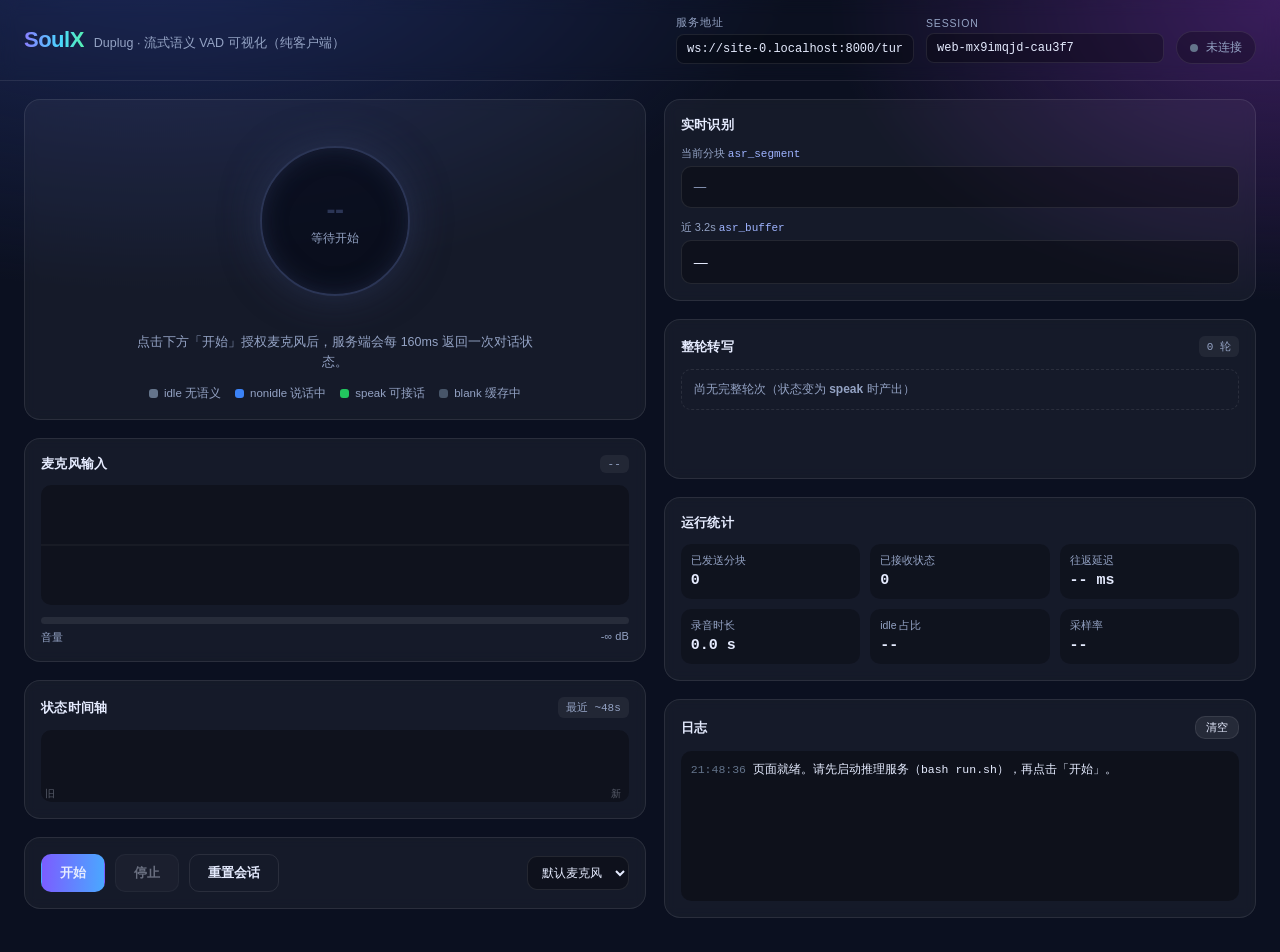
<file: SoulX-Duplug/web/index.html>
<!DOCTYPE html>
<html lang="zh-CN">
<head>
  <meta charset="UTF-8">
  <meta name="viewport" content="width=device-width, initial-scale=1.0">
  <title>SoulX-Duplug · 实时状态可视化</title>
  <link rel="stylesheet" href="style.css">
</head>
<body>
  <header class="topbar">
    <div class="brand">
      <span class="logo">SoulX</span>
      <span class="brand-sub">Duplug · 流式语义 VAD 可视化（纯客户端）</span>
    </div>

    <div class="conn">
      <label class="field">
        <span>服务地址</span>
        <input id="serverUrl" type="text" spellcheck="false" placeholder="ws://localhost:8000/turn">
      </label>
      <label class="field">
        <span>Session</span>
        <input id="sessionId" type="text" spellcheck="false">
      </label>
      <div class="status-pill" id="connPill">
        <i class="dot"></i><span id="connText">未连接</span>
      </div>
    </div>
  </header>

  <main class="layout">
    <!-- ============ 左列 ============ -->
    <section class="col">
      <div class="card state-card" id="stateCard" data-state="none">
        <div class="state-ring">
          <div class="state-ring-inner">
            <div class="state-name" id="stateName">--</div>
            <div class="state-en" id="stateEn">等待开始</div>
          </div>
          <div class="pulse"></div>
        </div>
        <div class="state-desc" id="stateDesc">点击下方「开始」授权麦克风后，服务端会每 160ms 返回一次对话状态。</div>

        <div class="legend">
          <span class="lg" data-s="idle"><i></i>idle 无语义</span>
          <span class="lg" data-s="nonidle"><i></i>nonidle 说话中</span>
          <span class="lg" data-s="speak"><i></i>speak 可接话</span>
          <span class="lg" data-s="blank"><i></i>blank 缓存中</span>
        </div>
      </div>

      <div class="card">
        <div class="card-head">
          <h2>麦克风输入</h2>
          <span class="tag" id="rateTag">--</span>
        </div>
        <canvas id="waveCanvas"></canvas>
        <div class="meter"><div class="meter-fill" id="meterFill"></div></div>
        <div class="meter-label">
          <span>音量</span>
          <span id="rmsText">-∞ dB</span>
        </div>
      </div>

      <div class="card">
        <div class="card-head"><h2>状态时间轴</h2><span class="tag">最近 ~48s</span></div>
        <canvas id="timelineCanvas"></canvas>
      </div>

      <div class="card controls">
        <button id="btnStart" class="btn btn-primary">开始</button>
        <button id="btnStop" class="btn" disabled>停止</button>
        <button id="btnReset" class="btn btn-ghost">重置会话</button>
        <select id="micSelect" class="select" title="麦克风设备"></select>
      </div>
    </section>

    <!-- ============ 右列 ============ -->
    <section class="col">
      <div class="card">
        <div class="card-head"><h2>实时识别</h2></div>
        <div class="asr-block">
          <div class="asr-label">当前分块 <code>asr_segment</code></div>
          <div class="asr-text small" id="asrSegment">—</div>
        </div>
        <div class="asr-block">
          <div class="asr-label">近 3.2s <code>asr_buffer</code></div>
          <div class="asr-text" id="asrBuffer">—</div>
        </div>
      </div>

      <div class="card grow">
        <div class="card-head">
          <h2>整轮转写</h2>
          <span class="tag" id="turnTag">0 轮</span>
        </div>
        <ul class="turns" id="turnList">
          <li class="empty">尚无完整轮次（状态变为 <b>speak</b> 时产出）</li>
        </ul>
      </div>

      <div class="card">
        <div class="card-head"><h2>运行统计</h2></div>
        <div class="stats">
          <div class="stat"><span class="k">已发送分块</span><span class="v" id="stSent">0</span></div>
          <div class="stat"><span class="k">已接收状态</span><span class="v" id="stRecv">0</span></div>
          <div class="stat"><span class="k">往返延迟</span><span class="v" id="stRtt">-- ms</span></div>
          <div class="stat"><span class="k">录音时长</span><span class="v" id="stDur">0.0 s</span></div>
          <div class="stat"><span class="k">idle 占比</span><span class="v" id="stIdle">--</span></div>
          <div class="stat"><span class="k">采样率</span><span class="v" id="stRate">--</span></div>
        </div>
      </div>

      <div class="card">
        <div class="card-head">
          <h2>日志</h2>
          <button id="btnClearLog" class="btn btn-mini">清空</button>
        </div>
        <div class="log" id="log"></div>
      </div>
    </section>
  </main>

  <script src="app.js"></script>
</body>
</html>
</file>
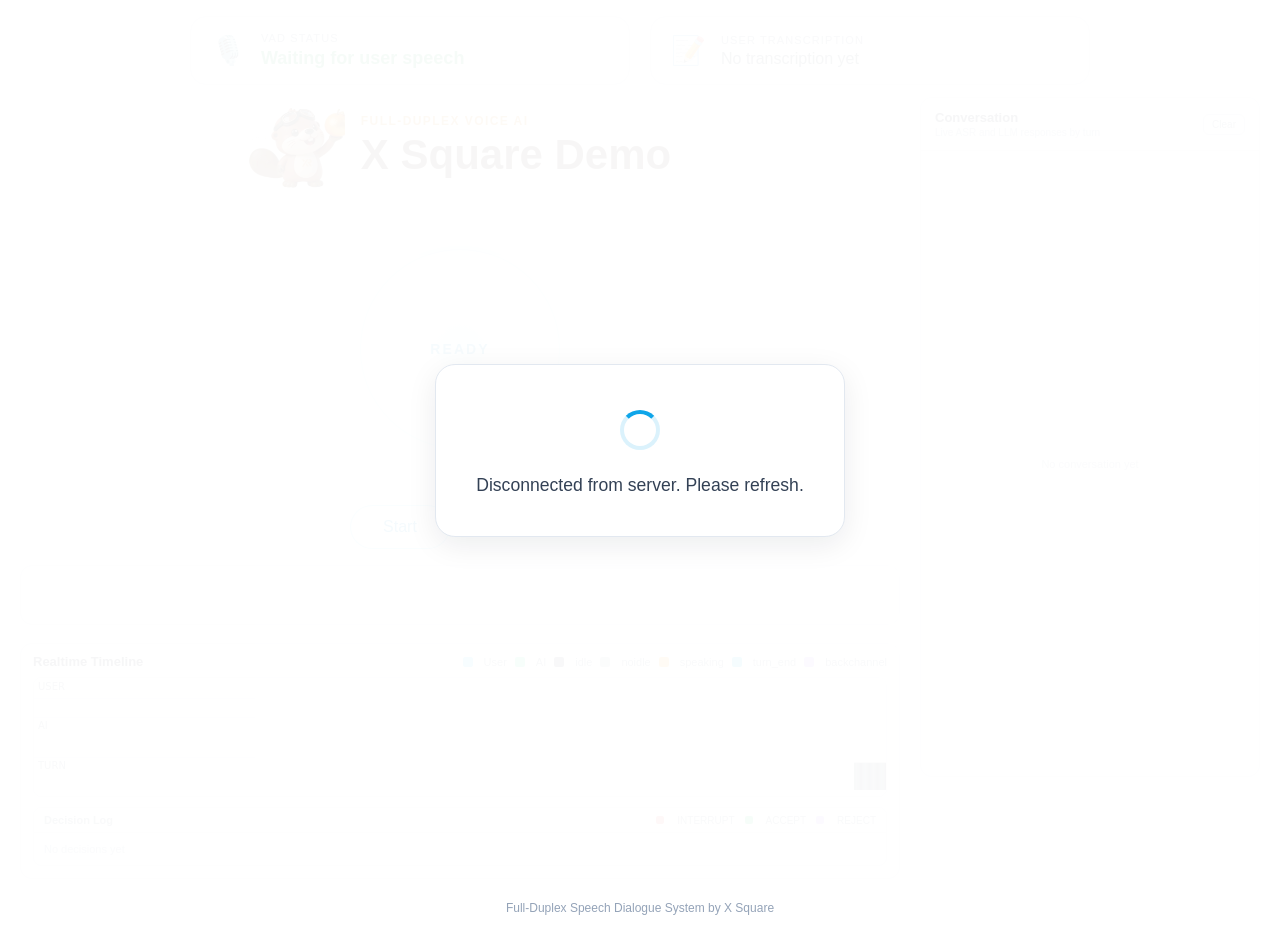
<file: X2-Turn/full-duplex-demo/dialogue_system/frontend/index.html>
<!DOCTYPE html>
<html lang="en">

<head>
  <meta charset="UTF-8">
  <meta name="viewport" content="width=device-width, initial-scale=1.0">
  <title>X Square Full-Duplex Dialogue</title>
  <link rel="stylesheet" href="style.css?v=20260813a">
</head>

<body>
  <div id="loadingOverlay" class="loading-overlay">
    <div class="loading-card">
      <div class="spinner-wrapper">
        <span class="loading-spinner"></span>
        <span class="loading-success hidden">✓</span>
      </div>
      <p id="loadingMessage">Connecting to server...</p>
      <button id="loadingConfirmBtn" class="loading-btn hidden">Start Experience</button>
    </div>
  </div>
  <div class="status-banner">
    <div class="status-card">
      <div class="status-icon">🎙️</div>
      <div class="status-body">
        <span class="status-label">VAD Status</span>
        <div id="vadStatus" class="status-value" data-state="idle">Waiting for user speech</div>
      </div>
    </div>
    <div class="status-card transcription-card">
      <div class="status-icon">📝</div>
      <div class="status-body">
        <span class="status-label">User Transcription</span>
        <div id="userTranscription" class="status-transcription user-transcription">No transcription yet</div>
      </div>
    </div>
  </div>
  <div class="workspace-layout">
    <div class="main-container">
      <div class="hero-copy">
        <img class="brand-logo" src="x-square-logo.png" alt="X Square mascot">
        <div class="hero-text">
          <span class="hero-tag">Full-Duplex Voice AI</span>
          <h1>X Square Demo</h1>
        </div>
      </div>
      <div class="circle-container">
        <div id="voiceCircle" class="voice-circle">
          <span id="circleStatus" class="circle-status">READY</span>
        </div>
      </div>
      <div class="bottom-controls">
        <button id="startBtn" class="control-btn">Start</button>
        <button id="stopBtn" class="control-btn" disabled>Stop</button>
      </div>
      <canvas id="waveformCanvas"></canvas>

      <div class="timeline-panel">
        <div class="timeline-header">
          <span class="timeline-title">Realtime Timeline</span>
          <span class="timeline-legend">
            <i style="background:#38bdf8"></i>User
            <i style="background:#34d399"></i>AI
            <i style="background:#475569"></i>idle
            <i style="background:#94a3b8"></i>noidle
            <i style="background:#f59e0b"></i>speaking
            <i style="background:#06b6d4"></i>turn_end
            <i style="background:#a78bfa"></i>backchannel
          </span>
        </div>
        <canvas id="timelineCanvas"></canvas>
        <div class="decision-log-panel">
          <div class="decision-log-header">
            <span>Decision Log</span>
            <span class="decision-log-legend">
              <i class="leg leg-interrupt"></i>INTERRUPT
              <i class="leg leg-accept"></i>ACCEPT
              <i class="leg leg-reject"></i>REJECT
            </span>
          </div>
          <div id="eventLog" class="event-log">
            <div class="event-log-empty">No decisions yet</div>
          </div>
        </div>
      </div>
    </div>

    <aside class="conversation-panel" aria-label="Conversation transcript">
      <div class="conversation-header">
        <div>
          <div class="conversation-title">Conversation</div>
          <div class="conversation-subtitle">Live ASR and LLM responses by turn</div>
        </div>
        <button id="clearConversationBtn" class="conversation-clear" type="button">Clear</button>
      </div>
      <div id="conversationLog" class="conversation-log" aria-live="polite">
        <div class="conversation-empty">No conversation yet</div>
      </div>
    </aside>
  </div>

  <!-- Footer -->
  <div class="footer">Full-Duplex Speech Dialogue System by X Square</div>

  <script src="script.js?v=20260813c"></script>
</body>

</html>
</file>
<file: SoulX-Duplug/web/style.css>
:root {
  --bg: #0b1020;
  --card: rgba(255, 255, 255, 0.045);
  --card-brd: rgba(255, 255, 255, 0.09);
  --fg: #e6ecff;
  --fg-dim: #94a3c4;
  --idle: #64748b;
  --nonidle: #3b82f6;
  --speak: #22c55e;
  --blank: #475569;
  --accent: #7c5cff;
}

* { box-sizing: border-box; }

html, body {
  margin: 0;
  min-height: 100%;
  background:
    radial-gradient(1200px 700px at 12% -10%, #1d2a5c 0%, transparent 55%),
    radial-gradient(900px 600px at 100% 0%, #3a1d5c 0%, transparent 50%),
    var(--bg);
  color: var(--fg);
  font-family: -apple-system, BlinkMacSystemFont, "Segoe UI", "PingFang SC",
    "Hiragino Sans GB", "Microsoft YaHei", sans-serif;
  font-size: 14px;
}

/* ---------- topbar ---------- */
.topbar {
  display: flex;
  align-items: center;
  justify-content: space-between;
  gap: 20px;
  flex-wrap: wrap;
  padding: 16px 24px;
  border-bottom: 1px solid var(--card-brd);
  backdrop-filter: blur(8px);
}

.brand { display: flex; align-items: baseline; gap: 10px; }
.logo {
  font-size: 22px;
  font-weight: 800;
  letter-spacing: -0.5px;
  background: linear-gradient(92deg, #8b7cff, #4ad6ff 60%, #56f0b0);
  -webkit-background-clip: text;
  background-clip: text;
  color: transparent;
}
.brand-sub { color: var(--fg-dim); font-size: 12.5px; }

.conn { display: flex; align-items: center; gap: 12px; flex-wrap: wrap; }
.field { display: flex; flex-direction: column; gap: 4px; }
.field > span { font-size: 10.5px; color: var(--fg-dim); text-transform: uppercase; letter-spacing: .08em; }
.field input {
  width: 238px;
  padding: 7px 10px;
  border-radius: 8px;
  border: 1px solid var(--card-brd);
  background: rgba(0, 0, 0, .28);
  color: var(--fg);
  font-family: ui-monospace, SFMono-Regular, Menlo, monospace;
  font-size: 12px;
}
.field input:focus { outline: none; border-color: var(--accent); }

.status-pill {
  display: flex; align-items: center; gap: 8px;
  padding: 7px 13px; border-radius: 999px;
  border: 1px solid var(--card-brd);
  background: rgba(0, 0, 0, .25);
  font-size: 12px; color: var(--fg-dim);
  align-self: flex-end;
}
.status-pill .dot { width: 8px; height: 8px; border-radius: 50%; background: var(--idle); }
.status-pill[data-on="1"] { color: #b6f7d4; }
.status-pill[data-on="1"] .dot { background: var(--speak); animation: blink 1.6s infinite; }
.status-pill[data-on="err"] { color: #ffc2c2; }
.status-pill[data-on="err"] .dot { background: #ef4444; }
@keyframes blink { 50% { opacity: .35; } }

/* ---------- layout ---------- */
.layout {
  display: grid;
  grid-template-columns: minmax(0, 1.05fr) minmax(0, 1fr);
  gap: 18px;
  padding: 18px 24px 32px;
  max-width: 1400px;
  margin: 0 auto;
}
@media (max-width: 940px) { .layout { grid-template-columns: 1fr; } }

.col { display: flex; flex-direction: column; gap: 18px; min-width: 0; }

.card {
  border: 1px solid var(--card-brd);
  background: var(--card);
  border-radius: 16px;
  padding: 16px;
  backdrop-filter: blur(6px);
}
.card.grow { flex: 1; min-height: 160px; }
.card-head { display: flex; align-items: center; justify-content: space-between; margin-bottom: 12px; }
.card-head h2 { margin: 0; font-size: 13px; font-weight: 600; letter-spacing: .02em; }
.tag {
  font-size: 11px; color: var(--fg-dim);
  padding: 3px 8px; border-radius: 6px;
  background: rgba(255, 255, 255, .06);
  font-family: ui-monospace, Menlo, monospace;
}

/* ---------- state card ---------- */
.state-card { display: flex; flex-direction: column; align-items: center; padding: 26px 18px 18px; }
.state-ring { position: relative; width: 190px; height: 190px; display: grid; place-items: center; }
.state-ring-inner {
  position: relative; z-index: 2;
  width: 150px; height: 150px; border-radius: 50%;
  display: flex; flex-direction: column; align-items: center; justify-content: center;
  background: rgba(6, 10, 24, .72);
  border: 2px solid var(--cur, var(--blank));
  box-shadow: 0 0 44px -6px var(--cur, transparent), inset 0 0 30px -10px var(--cur, transparent);
  transition: border-color .18s, box-shadow .18s;
}
.pulse {
  position: absolute; inset: 0; border-radius: 50%;
  border: 2px solid var(--cur, transparent);
  opacity: 0;
}
.state-card[data-state="nonidle"] .pulse,
.state-card[data-state="speak"] .pulse { animation: pulse 1.3s ease-out infinite; }
@keyframes pulse {
  0% { transform: scale(.8); opacity: .55; }
  100% { transform: scale(1.15); opacity: 0; }
}

.state-name { font-size: 27px; font-weight: 800; letter-spacing: -.5px; color: var(--cur, var(--fg)); }
.state-en { margin-top: 4px; font-size: 12px; color: var(--fg-dim); }
.state-desc {
  margin-top: 16px; text-align: center; color: var(--fg-dim);
  font-size: 12.5px; line-height: 1.6; max-width: 420px; min-height: 40px;
}

.state-card[data-state="idle"] { --cur: var(--idle); }
.state-card[data-state="nonidle"] { --cur: var(--nonidle); }
.state-card[data-state="speak"] { --cur: var(--speak); }
.state-card[data-state="blank"] { --cur: var(--blank); }
.state-card[data-state="none"] { --cur: #2b3555; }

.legend { display: flex; gap: 14px; flex-wrap: wrap; justify-content: center; margin-top: 14px; }
.lg { display: flex; align-items: center; gap: 6px; font-size: 11.5px; color: var(--fg-dim); }
.lg i { width: 9px; height: 9px; border-radius: 3px; display: inline-block; }
.lg[data-s="idle"] i { background: var(--idle); }
.lg[data-s="nonidle"] i { background: var(--nonidle); }
.lg[data-s="speak"] i { background: var(--speak); }
.lg[data-s="blank"] i { background: var(--blank); }

/* ---------- canvas / meter ---------- */
canvas { width: 100%; display: block; border-radius: 10px; background: rgba(0, 0, 0, .3); }
/* Explicit CSS heights are required: otherwise layout height follows the canvas
   bitmap height and the DPR scaling in fitCanvas() would keep growing it. */
#waveCanvas { height: 120px; }
#timelineCanvas { height: 72px; }

.meter { height: 7px; border-radius: 4px; background: rgba(255, 255, 255, .08); overflow: hidden; margin-top: 12px; }
.meter-fill {
  height: 100%; width: 0%;
  background: linear-gradient(90deg, #22c55e, #eab308 72%, #ef4444);
  transition: width .06s linear;
}
.meter-label { display: flex; justify-content: space-between; font-size: 11px; color: var(--fg-dim); margin-top: 6px; }

/* ---------- controls ---------- */
.controls { display: flex; gap: 10px; align-items: center; flex-wrap: wrap; }
.btn {
  padding: 9px 18px; border-radius: 10px; cursor: pointer;
  border: 1px solid var(--card-brd);
  background: rgba(255, 255, 255, .07);
  color: var(--fg); font-size: 13px; font-weight: 600;
  transition: transform .12s, background .18s, opacity .18s;
}
.btn:hover:not(:disabled) { background: rgba(255, 255, 255, .13); transform: translateY(-1px); }
.btn:disabled { opacity: .4; cursor: not-allowed; }
.btn-primary { background: linear-gradient(93deg, var(--accent), #4aa8ff); border-color: transparent; }
.btn-ghost { background: transparent; }
.btn-mini { padding: 3px 10px; font-size: 11px; font-weight: 500; }
.select {
  margin-left: auto; max-width: 240px;
  padding: 8px 10px; border-radius: 10px;
  border: 1px solid var(--card-brd);
  background: rgba(0, 0, 0, .3); color: var(--fg); font-size: 12px;
}

/* ---------- asr ---------- */
.asr-block + .asr-block { margin-top: 12px; }
.asr-label { font-size: 11px; color: var(--fg-dim); margin-bottom: 5px; }
.asr-label code { color: #9fb4ff; }
.asr-text {
  min-height: 42px; padding: 10px 12px; border-radius: 10px;
  background: rgba(0, 0, 0, .3); border: 1px solid var(--card-brd);
  line-height: 1.6; word-break: break-word;
}
.asr-text.small { font-size: 12.5px; color: var(--fg-dim); }

/* ---------- turns ---------- */
.turns { list-style: none; margin: 0; padding: 0; max-height: 250px; overflow-y: auto; display: flex; flex-direction: column; gap: 8px; }
.turns li {
  padding: 10px 12px; border-radius: 10px;
  background: rgba(34, 197, 94, .09);
  border: 1px solid rgba(34, 197, 94, .28);
  line-height: 1.55;
  animation: in .25s ease;
}
.turns li.empty { background: transparent; border: 1px dashed var(--card-brd); color: var(--fg-dim); font-size: 12px; }
.turns li .idx { color: #7ee7a8; font-size: 11px; font-family: ui-monospace, Menlo, monospace; margin-right: 8px; }
@keyframes in { from { opacity: 0; transform: translateY(-4px); } }

/* ---------- stats / log ---------- */
.stats { display: grid; grid-template-columns: repeat(3, minmax(0, 1fr)); gap: 10px; }
.stat {
  display: flex; flex-direction: column; gap: 4px;
  padding: 10px; border-radius: 10px; background: rgba(0, 0, 0, .26);
}
.stat .k { font-size: 10.5px; color: var(--fg-dim); }
.stat .v { font-size: 15px; font-weight: 700; font-family: ui-monospace, Menlo, monospace; }

.log {
  height: 150px; overflow-y: auto;
  font-family: ui-monospace, SFMono-Regular, Menlo, monospace;
  font-size: 11.5px; line-height: 1.65;
  background: rgba(0, 0, 0, .32); border-radius: 10px; padding: 10px;
  white-space: pre-wrap; word-break: break-all;
}
.log .t { color: #64748b; }
.log .warn { color: #fbbf24; }
.log .err { color: #f87171; }
.log .ok { color: #4ade80; }
</file>
<file: X2-Turn/full-duplex-demo/dialogue_system/frontend/style.css>
/* ===== Global ===== */
* {
  box-sizing: border-box;
  margin: 0;
  padding: 0;
  font-family: "Helvetica Neue", Arial, sans-serif;
}

body {
  background-color: #ffffff;
  color: #0f172a;
  min-height: 100vh;
  min-height: 100dvh;
  overflow-x: hidden;
  overflow-y: auto;
  display: flex;
  flex-direction: column;
  align-items: center;
  padding: 16px 20px;
  position: relative;
}

/* ===== Loading Overlay ===== */
.loading-overlay {
  position: fixed;
  inset: 0;
  background: rgba(255, 255, 255, 0.96);
  z-index: 9999;
  display: flex;
  justify-content: center;
  align-items: center;
  transition: opacity 0.3s ease;
}

.loading-overlay.hidden {
  opacity: 0;
  pointer-events: none;
}

.loading-card {
  background: #ffffff;
  padding: 40px;
  border-radius: 20px;
  text-align: center;
  box-shadow: 0 8px 30px rgba(15, 23, 42, 0.08);
  border: 1px solid #e2e8f0;
  display: flex;
  flex-direction: column;
  align-items: center;
  gap: 20px;
  min-width: 300px;
}

.spinner-wrapper {
  height: 50px;
  display: flex;
  align-items: center;
}

.loading-spinner {
  width: 40px;
  height: 40px;
  border: 4px solid rgba(14, 165, 233, 0.15);
  border-top-color: #0ea5e9;
  border-radius: 50%;
  animation: spin 1s linear infinite;
}

.loading-success {
  font-size: 40px;
  color: #16a34a;
  display: block;
  animation: popIn 0.3s cubic-bezier(0.175, 0.885, 0.32, 1.275);
}

@keyframes popIn {
  0% {
    transform: scale(0);
    opacity: 0;
  }

  100% {
    transform: scale(1);
    opacity: 1;
  }
}

.loading-spinner.hidden,
.loading-success.hidden {
  display: none;
}

@keyframes spin {
  to {
    transform: rotate(360deg);
  }
}

#loadingMessage {
  font-size: 1.1rem;
  color: #334155;
}

.loading-btn {
  background: #0ea5e9;
  color: #ffffff;
  border: none;
  padding: 10px 30px;
  border-radius: 20px;
  font-weight: bold;
  cursor: pointer;
  transition: all 0.2s;
  margin-top: 10px;
}

.loading-btn:hover {
  background: #0284c7;
  transform: translateY(-2px);
}

.loading-btn.hidden {
  display: none;
}

/* ===== Status Banner ===== */
.status-banner {
  width: 100%;
  max-width: 900px;
  display: grid;
  grid-template-columns: repeat(auto-fit, minmax(280px, 1fr));
  gap: 20px;
  margin-bottom: 12px;
  flex-shrink: 0;
}

.status-card {
  display: flex;
  align-items: center;
  gap: 15px;
  padding: 15px 20px;
  border-radius: 16px;
  background: #f8fafc;
  border: 1px solid #e2e8f0;
}

.transcription-card {
  background: #f8fafc;
}

.status-icon {
  font-size: 28px;
}

.status-body {
  display: flex;
  flex-direction: column;
  gap: 4px;
  flex: 1;
  overflow: hidden;
}

.status-label {
  font-size: 11px;
  letter-spacing: 0.1em;
  text-transform: uppercase;
  color: #64748b;
}

.status-value {
  font-size: 18px;
  font-weight: 600;
  color: #0f172a;
  white-space: nowrap;
  overflow: hidden;
  text-overflow: ellipsis;
}

.status-value[data-state="processing"] {
  color: #ea580c;
}

.status-value[data-state="responding"] {
  color: #2563eb;
}

.status-value[data-state="silence"],
.status-value[data-state="idle"] {
  color: #16a34a;
}

.status-value[data-state="listening"] {
  color: #ca8a04;
}

.status-value[data-state="interrupted"] {
  color: #dc2626;
}

.user-transcription {
  font-size: 16px;
  color: #334155;
  white-space: nowrap;
  overflow: hidden;
  text-overflow: ellipsis;
  text-align: left;
}

.user-transcription.updated {
  color: #0284c7;
}

/* ===== Main + Conversation Layout ===== */
.workspace-layout {
  width: 100%;
  max-width: 1280px;
  display: grid;
  grid-template-columns: minmax(0, 920px) 340px;
  align-items: start;
  justify-content: center;
  gap: 20px;
}

/* ===== Main Container ===== */
.main-container {
  flex: 0 0 auto;
  display: flex;
  flex-direction: column;
  align-items: center;
  justify-content: flex-start;
  gap: 16px;
  width: 100%;
  max-width: 920px;
  padding-bottom: 12px;
}

.hero-copy {
  display: flex;
  align-items: center;
  justify-content: center;
  gap: 16px;
}

.brand-logo {
  width: 96px;
  height: 96px;
  object-fit: cover;
  border-radius: 22px;
}

.hero-text {
  display: flex;
  flex-direction: column;
  gap: 6px;
}

.hero-tag {
  color: #d97706;
  font-size: 12px;
  font-weight: 700;
  letter-spacing: 0.12em;
  text-transform: uppercase;
}

.hero-text h1 {
  color: #3f2416;
  font-size: clamp(28px, 4vw, 42px);
  line-height: 1;
}

.circle-container {
  width: 280px;
  height: 280px;
  display: flex;
  justify-content: center;
  align-items: center;
  position: relative;
}

.voice-circle {
  width: 200px;
  height: 200px;
  border-radius: 50%;
  background: radial-gradient(circle, rgba(14, 165, 233, 0.12) 0%, rgba(255, 255, 255, 0.9) 70%);
  box-shadow: 0 0 30px rgba(14, 165, 233, 0.12), inset 0 0 20px rgba(14, 165, 233, 0.06);
  border: 1px solid rgba(14, 165, 233, 0.25);
  transition: all 0.4s cubic-bezier(0.4, 0, 0.2, 1);
  display: flex;
  justify-content: center;
  align-items: center;
  position: relative;
}

.circle-status {
  font-size: 14px;
  font-weight: 600;
  letter-spacing: 0.15em;
  text-transform: uppercase;
  color: rgba(2, 132, 199, 0.9);
  z-index: 2;
  pointer-events: none;
  transition: color 0.3s ease;
}

.voice-circle.state-speaking {
  background: radial-gradient(circle, rgba(168, 85, 247, 0.15) 0%, rgba(255, 255, 255, 0.95) 70%);
  border-color: rgba(168, 85, 247, 0.35);
  box-shadow: 0 0 50px rgba(168, 85, 247, 0.18), inset 0 0 30px rgba(168, 85, 247, 0.08);
  animation: pulse-purple 2s infinite;
}

.voice-circle.state-speaking .circle-status {
  color: rgba(126, 34, 206, 0.9);
}

.voice-circle.state-listening {
  background: radial-gradient(circle, rgba(14, 165, 233, 0.18) 0%, rgba(255, 255, 255, 0.95) 70%);
  border-color: rgba(14, 165, 233, 0.4);
  box-shadow: 0 0 50px rgba(14, 165, 233, 0.15), inset 0 0 30px rgba(14, 165, 233, 0.08);
}

.voice-circle.state-processing {
  background: radial-gradient(circle, rgba(251, 146, 60, 0.15) 0%, rgba(255, 255, 255, 0.95) 70%);
  border-color: rgba(251, 146, 60, 0.35);
  box-shadow: 0 0 40px rgba(251, 146, 60, 0.12);
  animation: breathe-orange 3s infinite ease-in-out;
}

.voice-circle.state-processing .circle-status {
  color: rgba(234, 88, 12, 0.9);
}

@keyframes pulse-purple {
  0% {
    transform: scale(1);
    box-shadow: 0 0 30px rgba(168, 85, 247, 0.18);
  }

  50% {
    transform: scale(1.05);
    box-shadow: 0 0 60px rgba(168, 85, 247, 0.28);
  }

  100% {
    transform: scale(1);
    box-shadow: 0 0 30px rgba(168, 85, 247, 0.18);
  }
}

@keyframes breathe-orange {
  0%,
  100% {
    opacity: 0.8;
    transform: scale(0.98);
  }

  50% {
    opacity: 1;
    transform: scale(1.02);
  }
}

.bottom-controls {
  display: flex;
  gap: 20px;
  width: 100%;
  justify-content: center;
}

.control-btn {
  border: 1px solid rgba(14, 165, 233, 0.45);
  border-radius: 30px;
  background: rgba(14, 165, 233, 0.08);
  color: #0284c7;
  padding: 12px 32px;
  font-size: 1rem;
  cursor: pointer;
  transition: all 0.2s ease;
  min-width: 100px;
}

.control-btn:hover:enabled {
  background: rgba(14, 165, 233, 0.14);
  box-shadow: 0 0 15px rgba(14, 165, 233, 0.12);
}

.control-btn:disabled {
  opacity: 0.35;
  cursor: not-allowed;
  border-color: #cbd5e1;
  color: #94a3b8;
}

#waveformCanvas {
  width: 100%;
  height: 60px;
  border-radius: 12px;
  background: #f8fafc;
  border: 1px solid #e2e8f0;
}

.timeline-panel {
  width: 100%;
  margin: 2px auto 0;
  background: #ffffff;
  border: 1px solid #e2e8f0;
  border-radius: 12px;
  padding: 10px 12px 12px;
  box-shadow: 0 2px 8px rgba(15, 23, 42, 0.04);
}

.timeline-header {
  display: flex;
  justify-content: space-between;
  align-items: center;
  flex-wrap: wrap;
  gap: 6px;
  margin-bottom: 8px;
}

.timeline-title {
  color: #0f172a;
  font-size: 13px;
  font-weight: 600;
}

.timeline-legend {
  color: #64748b;
  font-size: 11px;
  display: flex;
  align-items: center;
  gap: 8px;
  flex-wrap: wrap;
}

.timeline-legend i {
  display: inline-block;
  width: 10px;
  height: 10px;
  border-radius: 2px;
  margin-right: 3px;
  vertical-align: -1px;
}

#timelineCanvas {
  width: 100%;
  height: 120px;
  display: block;
  border-radius: 8px;
  border: 1px solid #e2e8f0;
}

.decision-log-panel {
  margin-top: 10px;
  border: 1px solid #e2e8f0;
  border-radius: 8px;
  background: #f8fafc;
  overflow: hidden;
}

.decision-log-header {
  display: flex;
  justify-content: space-between;
  align-items: center;
  gap: 8px;
  padding: 6px 10px;
  font-size: 11px;
  font-weight: 600;
  color: #64748b;
  border-bottom: 1px solid #e2e8f0;
  background: #ffffff;
}

.decision-log-legend {
  display: flex;
  align-items: center;
  gap: 10px;
  font-weight: 500;
  font-size: 10px;
}

.decision-log-legend .leg {
  display: inline-block;
  width: 8px;
  height: 8px;
  border-radius: 2px;
  margin-right: 3px;
  vertical-align: -1px;
}

.leg-interrupt { background: #ef4444; }
.leg-accept { background: #22c55e; }
.leg-reject { background: #a78bfa; }

.event-log {
  max-height: 120px;
  overflow-y: auto;
  padding: 6px 8px;
  display: flex;
  flex-direction: column;
  gap: 4px;
}

.event-log-empty {
  color: #94a3b8;
  font-size: 11px;
  padding: 4px 2px;
}

.event-log-item {
  display: flex;
  align-items: center;
  gap: 8px;
  padding: 4px 8px;
  border-radius: 6px;
  background: #ffffff;
  border: 1px solid #e2e8f0;
  font-size: 11px;
  line-height: 1.3;
}

.event-time {
  color: #94a3b8;
  font-variant-numeric: tabular-nums;
  flex-shrink: 0;
  min-width: 58px;
}

.event-badge {
  flex-shrink: 0;
  padding: 1px 6px;
  border-radius: 4px;
  font-weight: 700;
  font-size: 10px;
  color: #ffffff;
}

.event-log-item.event-interrupt .event-badge { background: #ef4444; }
.event-log-item.event-accept .event-badge { background: #22c55e; }
.event-log-item.event-reject .event-badge { background: #a78bfa; }

.event-log-item.event-interrupt {
  background: #fee2e2;
  border-color: #fca5a5;
}

.event-log-item.event-accept {
  background: #dcfce7;
  border-color: #86efac;
}

.event-log-item.event-interrupt .event-time,
.event-log-item.event-interrupt .event-detail {
  color: #991b1b;
}

.event-log-item.event-accept .event-time,
.event-log-item.event-accept .event-detail {
  color: #166534;
}

.event-detail {
  color: #334155;
  overflow: hidden;
  text-overflow: ellipsis;
  white-space: nowrap;
}

.conversation-panel {
  width: 100%;
  min-width: 0;
  height: min(680px, calc(100dvh - 148px));
  min-height: 480px;
  display: flex;
  flex-direction: column;
  background: #ffffff;
  border: 1px solid #e2e8f0;
  border-radius: 12px;
  box-shadow: 0 2px 8px rgba(15, 23, 42, 0.04);
  overflow: hidden;
  position: sticky;
  top: 16px;
}

.conversation-header {
  display: flex;
  align-items: center;
  justify-content: space-between;
  gap: 12px;
  padding: 12px 14px;
  border-bottom: 1px solid #e2e8f0;
  background: #f8fafc;
}

.conversation-title {
  color: #0f172a;
  font-size: 13px;
  font-weight: 700;
}

.conversation-subtitle {
  margin-top: 2px;
  color: #94a3b8;
  font-size: 10px;
}

.conversation-clear {
  flex-shrink: 0;
  border: 1px solid #cbd5e1;
  border-radius: 6px;
  padding: 4px 8px;
  color: #64748b;
  background: #ffffff;
  font-size: 10px;
  cursor: pointer;
}

.conversation-clear:hover {
  color: #0f172a;
  border-color: #94a3b8;
}

.conversation-log {
  flex: 1;
  min-height: 0;
  overflow-y: auto;
  padding: 10px;
  display: flex;
  flex-direction: column;
  gap: 10px;
  scroll-behavior: smooth;
}

.conversation-empty {
  margin: auto;
  color: #94a3b8;
  font-size: 11px;
}

.conversation-turn {
  padding-bottom: 10px;
  border-bottom: 1px solid #f1f5f9;
}

.conversation-turn:last-child {
  padding-bottom: 0;
  border-bottom: 0;
}

.conversation-turn-header {
  display: flex;
  justify-content: space-between;
  margin-bottom: 7px;
  color: #94a3b8;
  font-size: 9px;
  font-variant-numeric: tabular-nums;
}

.conversation-turn.live .conversation-turn-header {
  color: #0284c7;
  font-weight: 700;
}

.conversation-message {
  display: grid;
  grid-template-columns: 34px minmax(0, 1fr);
  gap: 7px;
  align-items: start;
}

.conversation-message + .conversation-message {
  margin-top: 7px;
}

.conversation-role {
  padding-top: 2px;
  color: #64748b;
  font-size: 9px;
  font-weight: 700;
  letter-spacing: 0.04em;
}

.conversation-text {
  min-height: 28px;
  padding: 7px 9px;
  border-radius: 8px;
  color: #334155;
  background: #f1f5f9;
  font-size: 12px;
  line-height: 1.5;
  overflow-wrap: anywhere;
  white-space: pre-wrap;
}

.conversation-message.user .conversation-text {
  color: #075985;
  background: #e0f2fe;
}

.conversation-message.assistant .conversation-text.pending {
  color: #94a3b8;
  font-style: italic;
}

.footer {
  font-size: 0.75rem;
  color: #94a3b8;
  text-align: center;
  padding-top: 10px;
  flex-shrink: 0;
}

@media (max-height: 850px) {
  body {
    padding-top: 10px;
    padding-bottom: 10px;
  }

  .status-card {
    padding: 10px 16px;
  }

  .main-container {
    gap: 10px;
  }

  .circle-container {
    width: 190px;
    height: 170px;
  }

  .voice-circle {
    width: 150px;
    height: 150px;
  }

  #waveformCanvas {
    height: 48px;
  }

  #timelineCanvas {
    height: 100px;
  }

  .event-log {
    max-height: 96px;
  }

  .conversation-panel {
    height: calc(100dvh - 120px);
    min-height: 420px;
  }
}

@media (max-width: 1100px) {
  .workspace-layout {
    grid-template-columns: minmax(0, 920px);
  }

  .conversation-panel {
    position: static;
    height: 420px;
    min-height: 320px;
  }
}

@media (max-width: 640px) {
  body {
    padding-left: 12px;
    padding-right: 12px;
  }

  .hero-copy {
    gap: 10px;
  }

  .brand-logo {
    width: 72px;
    height: 72px;
    border-radius: 16px;
  }

  .status-banner {
    grid-template-columns: 1fr;
    gap: 8px;
  }

  .timeline-legend {
    gap: 5px;
  }
}
</file>
